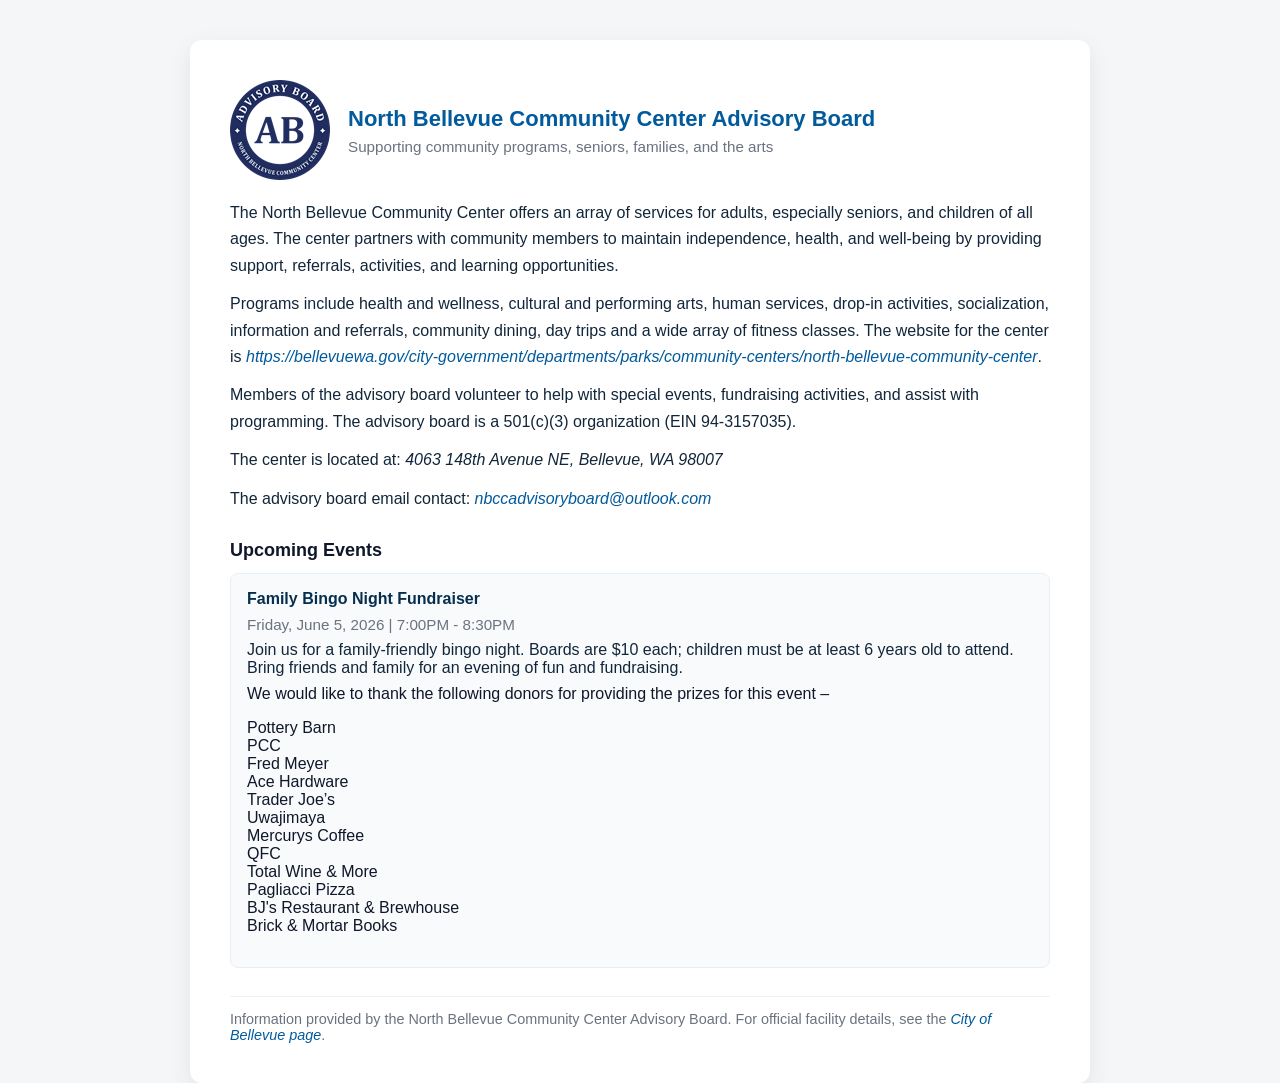
<file: index.html>
<!-- Language: HTML -->

<!DOCTYPE html>
<html lang="en">
<head>
    <meta charset="UTF-8">
    <meta name="viewport" content="width=device-width, initial-scale=1.0">
    <title>North Bellevue Community Center Advisory Board</title>
    <link rel="icon" href="\favicon.ico" type="image/x-icon">
    <link rel="stylesheet" href="\styles.css">
</head>
<body>
    <div class="container">
        <header class="header">
            <img src="\nbccab100.png" alt="North Bellevue Community Center logo" class="logo">
            <div>
                <h1>North Bellevue Community Center Advisory Board</h1>
                <div class="tagline">Supporting community programs, seniors, families, and the arts</div>
            </div>
        </header>
        <main class="content">
            <p>The North Bellevue Community Center offers an array of services for adults, especially seniors, and children of all ages. The center partners with community members to maintain independence, health, and well-being by providing support, referrals, activities, and learning opportunities.</p>
            <p>Programs include health and wellness, cultural and performing arts, human services, drop-in activities, socialization, information and referrals, community dining, day trips and a wide array of fitness classes. The website for the center is <a href="https://bellevuewa.gov/city-government/departments/parks/community-centers/north-bellevue-community-center"><i>https://bellevuewa.gov/city-government/departments/parks/community-centers/north-bellevue-community-center</i></a>.</p>
            <p>Members of the advisory board volunteer to help with special events, fundraising activities, and assist with programming. The advisory board is a 501(c)(3) organization (EIN 94-3157035).</p>
            <p>The center is located at: <i>4063 148th Avenue NE, Bellevue, WA 98007</i></p>
            <p>The advisory board email contact: <a href="mailto:nbccadvisoryboard@outlook.com"><i>nbccadvisoryboard@outlook.com</i></a></p>
        </main>
        <section class="events" aria-labelledby="upcoming-events">
            <h3 id="upcoming-events">Upcoming Events</h3>
            <div id="events-container"></div>
        </section>
        <footer class="footer">
            Information provided by the North Bellevue Community Center Advisory Board. For official facility details, see the <a href="https://bellevuewa.gov/city-government/departments/parks/community-centers/north-bellevue-community-center"><i>City of Bellevue page</i></a>.
        </footer>
    </div>
    <script src="script.js"></script>
</body>
</html>
</file>
